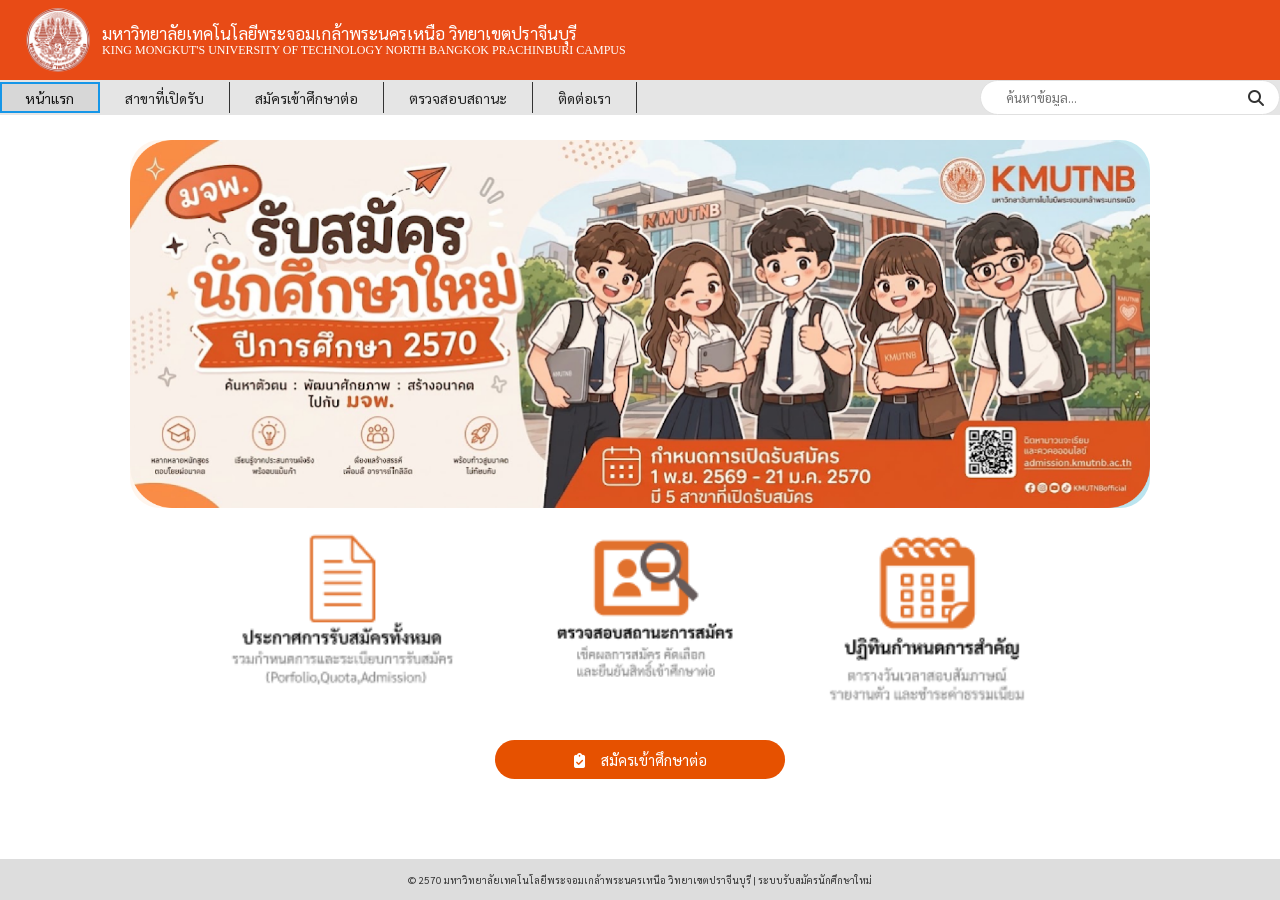
<file: intro/index.html>
<!DOCTYPE html>
<html lang="th">
<head>
	<meta charset="UTF-8">
	<meta name="viewport" content="width=device-width, initial-scale=1.0">
	<title>ระบบรับสมัครนักศึกษาใหม่ | มจพ.</title>
	<link href="https://fonts.googleapis.com/css2?family=Sarabun:wght@400;500;600;700&display=swap" rel="stylesheet">
	<link rel="stylesheet" href="https://cdnjs.cloudflare.com/ajax/libs/font-awesome/6.4.0/css/all.min.css">
	<link rel="stylesheet" href="css/style.css">
</head>
<body class="home-page">
	<!-- University Header -->
    <header class="site-header">
        <div class="logo-area">
            <div class="brand-mark"><img src="img/ตรามอ.png" alt="ตรามหาวิทยาลัย"></div>
            <div>
                <h1>มหาวิทยาลัยเทคโนโลยีพระจอมเกล้าพระนครเหนือ วิทยาเขตปราจีนบุรี</h1>
                <p>KING MONGKUT'S UNIVERSITY OF TECHNOLOGY NORTH BANGKOK PRACHINBURI CAMPUS</p>
            </div>
        </div>
    </header>

	<nav class="navbar">
		<ul class="nav-menu">
			<li class="active"><a href="index.html"><i class="fa-solid fa-house"></i> หน้าแรก</a></li>
			<li><a href="สาขาที่เปิดรับ.html"><i class="fa-solid fa-list"></i> สาขาที่เปิดรับ</a></li>
			<li><a href="register.html"><i class="fa-solid fa-pen-to-square"></i> สมัครเข้าศึกษาต่อ</a></li>
			<li><a href="พิมพ์ใบเสร็จ.html"><i class="fa-solid fa-magnifying-glass"></i> ตรวจสอบสถานะ</a></li>
			<li><a href="ติดต่อ.html"><i class="fa-solid fa-phone"></i> ติดต่อเรา</a></li>
		</ul>
		<div class="search-bar">
			<input type="text" placeholder="ค้นหาข้อมูล..." aria-label="ค้นหาข้อมูล">
			<i class="fa-solid fa-magnifying-glass"></i>
		</div>
	</nav>

	<main class="home-main">
		<section class="admission-hero">
			<img src="img/หน้าอรก.png" alt="ภาพประกอบการรับสมัครนักศึกษาใหม่" width="100%" height="auto">
		</section>

		<section class="quick-actions" id="programs">
			<a class="quick-action" href="#announcements">
				<img src="img/image.png" alt="ประกาศ" width="100%" height="auto">
			</a>
			<a class="quick-action" href="พิมพ์ใบเสร็จ.html">
				<img src="img/ตรวจสอบ.png" alt="ตรวจสอบสถานะ" width="100%" height="auto">
			</a>
			<a class="quick-action" href="#calendar">
				<img src="img/ปฎิทิน.png" alt="ปฏิทินกำหนดการสำคัญ" width="100%" height="auto">
			</a>
		</section>

		<a class="home-apply-button" href="register.html"><i class="fa-solid fa-clipboard-check"></i> สมัครเข้าศึกษาต่อ</a>
	</main>

	<footer class="site-footer" id="contact">© 2570 มหาวิทยาลัยเทคโนโลยีพระจอมเกล้าพระนครเหนือ วิทยาเขตปราจีนบุรี | ระบบรับสมัครนักศึกษาใหม่</footer>
</body>
</html>
</file>
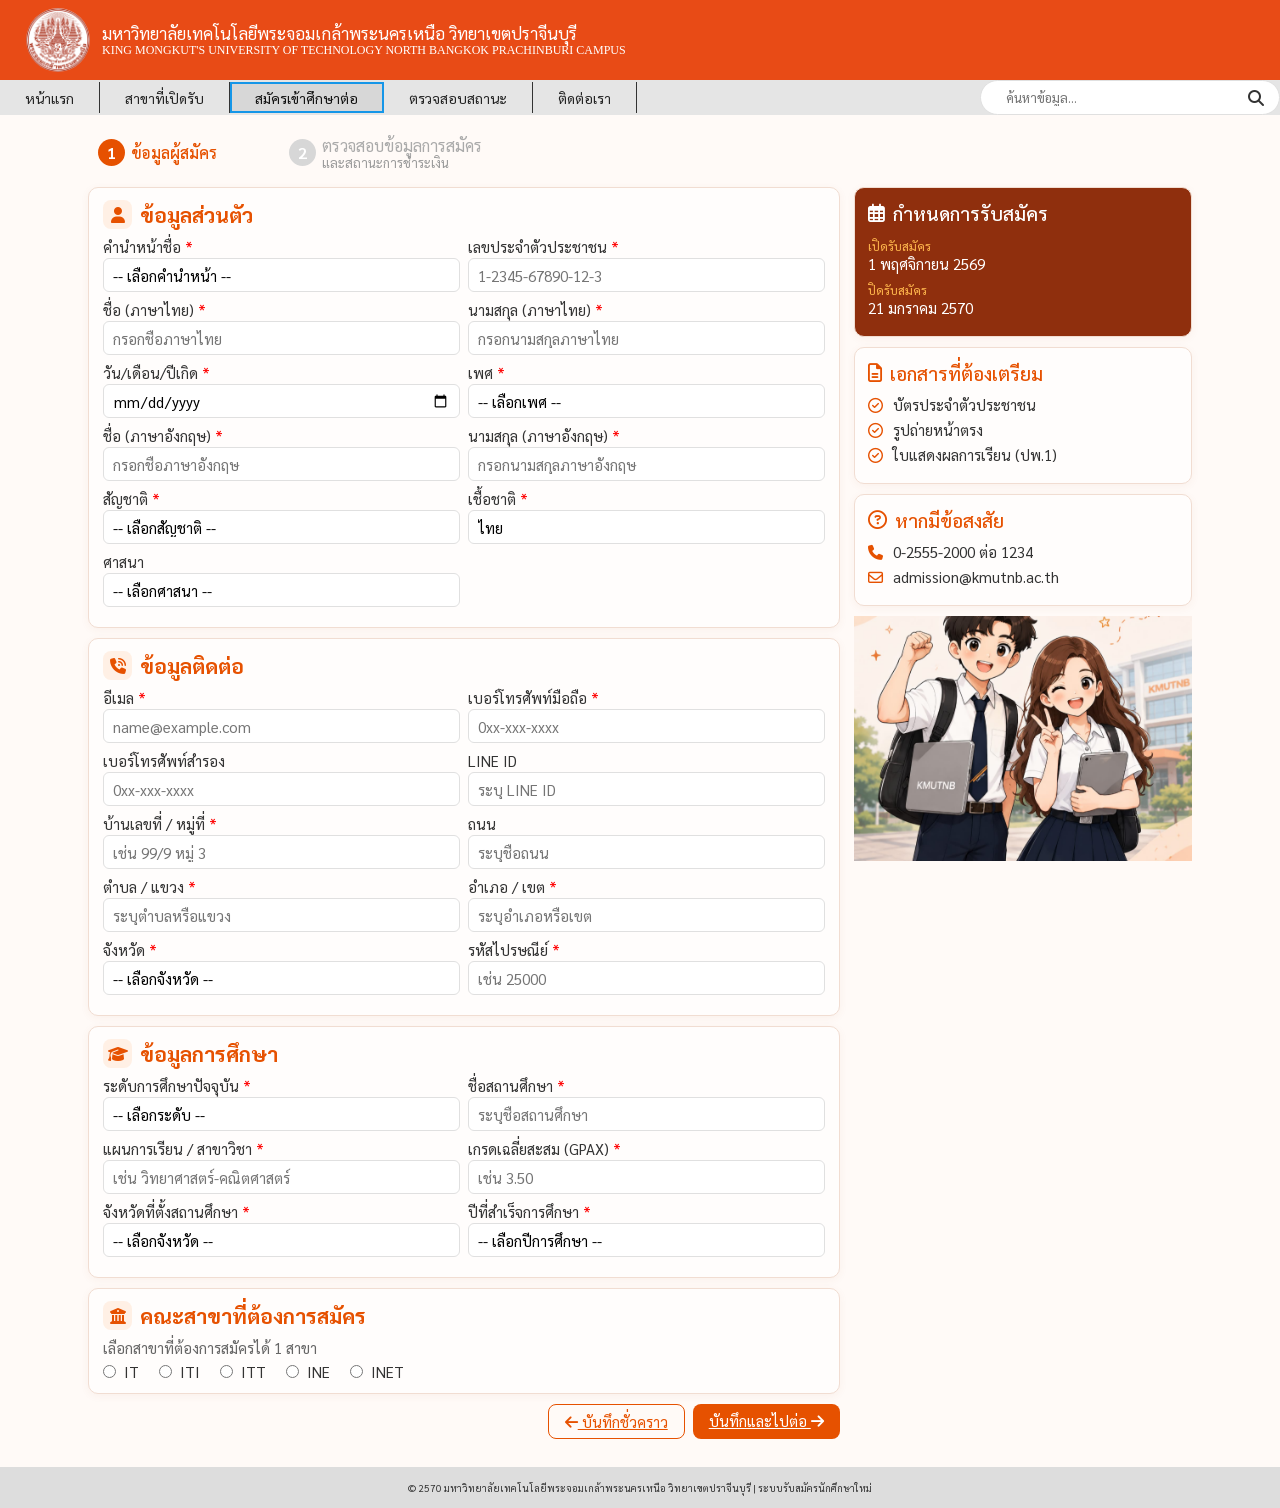
<file: intro/register.html>
<!DOCTYPE html>
<html lang="th">
<head>
    <meta charset="UTF-8">
    <meta name="viewport" content="width=device-width, initial-scale=1.0">
    <title>ระบบรับสมัครนักศึกษาใหม่ มจพ.</title>
    <!-- เรียกใช้ฟอนต์ภาษาไทย Sarabun -->
    <link href="https://fonts.googleapis.com/css2?family=Sarabun:wght@400;500;600;700&display=swap" rel="stylesheet">
    <!-- เรียกใช้ Icon -->
    <link rel="stylesheet" href="https://cdnjs.cloudflare.com/ajax/libs/font-awesome/6.4.0/css/all.min.css">
    <!-- เชื่อมไฟล์ CSS ภายนอก -->
    <link rel="stylesheet" href="css/style.css">
</head>
<body class="register-page">

    <!-- University Header -->
    <header class="site-header">
        <div class="logo-area">
            <div class="brand-mark"><img src="img/ตรามอ.png" alt="ตรามหาวิทยาลัย"></div>
            <div>
                <h1>มหาวิทยาลัยเทคโนโลยีพระจอมเกล้าพระนครเหนือ วิทยาเขตปราจีนบุรี</h1>
                <p>KING MONGKUT'S UNIVERSITY OF TECHNOLOGY NORTH BANGKOK PRACHINBURI CAMPUS</p>
            </div>
        </div>
    </header>

    <!-- Navigation -->
    <nav class="navbar">
        <ul class="nav-menu">
            <li><a href="index.html"><i class="fa-solid fa-house"></i>หน้าแรก</a></li>
			<li><a href="สาขาที่เปิดรับ.html"><i class="fa-solid fa-list"></i> สาขาที่เปิดรับ</a></li>
            <li class="active"><a href="register.html"><i class="fa-solid fa-pen-to-square"></i> สมัครเข้าศึกษาต่อ</a></li>
			<li><a href="พิมพ์ใบเสร็จ.html"><i class="fa-solid fa-magnifying-glass"></i> ตรวจสอบสถานะ</a></li>
			<li><a href="ติดต่อ.html"><i class="fa-solid fa-phone"></i> ติดต่อเรา</a></li>
        </ul>
        <div class="search-bar">
            <input type="text" placeholder="ค้นหาข้อมูล...">
            <i class="fa-solid fa-magnifying-glass"></i>
        </div>
    </nav>

    <!-- Main Content -->
    <main class="main-content">
        <!-- Stepper -->
        <div class="stepper">
            <div class="step active">
                <div class="step-num">1</div>
                <div>
                    <div>ข้อมูลผู้สมัคร</div>
                    
                </div>
            </div>
            <div class="step">
                <div class="step-num">2</div>
                <div>
                    <div>ตรวจสอบข้อมูลการสมัคร</div>
                    <small>และสถานะการชำระเงิน</small>
                </div>
            </div>
        </div>

        <!-- Content Grid -->
        <div class="content-grid">
            <!-- Left: Form -->
            <form>
                <!-- Section 1: ข้อมูลส่วนตัว -->
                <div class="form-section">
                    <div class="section-header">
                        <i class="fa-solid fa-user"></i> <h3>ข้อมูลส่วนตัว</h3>
                    </div>
                    <div class="form-row">
                        <div class="form-group">
                            <label>คำนำหน้าชื่อ <span>*</span></label>
                            <select class="form-control">
                                <option>-- เลือกคำนำหน้า --</option>
                                <option>นาย</option>
                                <option>นางสาว</option>
                            </select>
                        </div>
                        <div class="form-group">
                            <label>เลขประจำตัวประชาชน <span>*</span></label>
                            <input type="text" class="form-control" placeholder="1-2345-67890-12-3">
                        </div>
                    </div>
                    <div class="form-row">
                        <div class="form-group">
                            <label>ชื่อ (ภาษาไทย) <span>*</span></label>
                            <input type="text" class="form-control" placeholder="กรอกชื่อภาษาไทย">
                        </div>
                        <div class="form-group">
                            <label>นามสกุล (ภาษาไทย) <span>*</span></label>
                            <input type="text" class="form-control" placeholder="กรอกนามสกุลภาษาไทย">
                        </div>
                    </div>
                    <div class="form-row">
                        <div class="form-group">
                            <label>วัน/เดือน/ปีเกิด <span>*</span></label>
                            <input type="date" class="form-control">
                        </div>
                        <div class="form-group">
                            <label>เพศ <span>*</span></label>
                            <select class="form-control">
                                <option>-- เลือกเพศ --</option>
                                <option>ชาย</option>
                                <option>หญิง</option>
                            </select>
                        </div>
                    </div>
                    <div class="form-row">
                        <div class="form-group">
                            <label>ชื่อ (ภาษาอังกฤษ) <span>*</span></label>
                            <input type="text" class="form-control" placeholder="กรอกชื่อภาษาอังกฤษ">
                        </div>
                        <div class="form-group">
                            <label>นามสกุล (ภาษาอังกฤษ) <span>*</span></label>
                            <input type="text" class="form-control" placeholder="กรอกนามสกุลภาษาอังกฤษ">
                        </div>
                    </div>
                    <div class="form-row">
                        <div class="form-group">
                            <label>สัญชาติ <span>*</span></label>
                            <select class="form-control">
                                <option>-- เลือกสัญชาติ --</option>
                                <option>ไทย</option>
                                <option>อื่น ๆ</option>
                            </select>
                        </div>
                        <div class="form-group">
                            <label>เชื้อชาติ <span>*</span></label>
                            <input type="text" class="form-control" value="ไทย">
                        </div>
                    </div>
                    <div class="form-row">
                        <div class="form-group">
                            <label>ศาสนา</label>
                            <select class="form-control">
                                <option>-- เลือกศาสนา --</option>
                                <option>พุทธ</option>
                                <option>คริสต์</option>
                                <option>อิสลาม</option>
                                <option>อื่น ๆ</option>
                            </select>
                        </div>
                    </div>
                </div>

                

                <!-- Section 2: ข้อมูลติดต่อ -->
                <div class="form-section">
                    <div class="section-header">
                        <i class="fa-solid fa-phone-volume"></i> <h3>ข้อมูลติดต่อ</h3>
                    </div>
                    <div class="form-row">
                        <div class="form-group">
                            <label>อีเมล <span>*</span></label>
                            <input type="email" class="form-control" placeholder="name@example.com">
                        </div>
                        <div class="form-group">
                            <label>เบอร์โทรศัพท์มือถือ <span>*</span></label>
                            <input type="tel" class="form-control" placeholder="0xx-xxx-xxxx">
                        </div>
                    </div>
                    <div class="form-row">
                        <div class="form-group">
                            <label>เบอร์โทรศัพท์สำรอง</label>
                            <input type="tel" class="form-control" placeholder="0xx-xxx-xxxx">
                        </div>
                        <div class="form-group">
                            <label>LINE ID</label>
                            <input type="text" class="form-control" placeholder="ระบุ LINE ID">
                        </div>
                    </div>
                    <div class="form-row">
                        <div class="form-group">
                            <label>บ้านเลขที่ / หมู่ที่ <span>*</span></label>
                            <input type="text" class="form-control" placeholder="เช่น 99/9 หมู่ 3">
                        </div>
                        <div class="form-group">
                            <label>ถนน</label>
                            <input type="text" class="form-control" placeholder="ระบุชื่อถนน">
                        </div>
                    </div>
                    <div class="form-row">
                        <div class="form-group">
                            <label>ตำบล / แขวง <span>*</span></label>
                            <input type="text" class="form-control" placeholder="ระบุตำบลหรือแขวง">
                        </div>
                        <div class="form-group">
                            <label>อำเภอ / เขต <span>*</span></label>
                            <input type="text" class="form-control" placeholder="ระบุอำเภอหรือเขต">
                        </div>
                    </div>
                    <div class="form-row">
                        <div class="form-group">
                            <label>จังหวัด <span>*</span></label>
                            <select class="form-control">
                                <option>-- เลือกจังหวัด --</option>
                                <option>ปราจีนบุรี</option>
                                <option>กรุงเทพมหานคร</option>
                                <option>นครราชสีมา</option>
                                <option>ชลบุรี</option>
                            </select>
                        </div>
                        <div class="form-group">
                            <label>รหัสไปรษณีย์ <span>*</span></label>
                            <input type="text" class="form-control" inputmode="numeric" maxlength="5" placeholder="เช่น 25000">
                        </div>
                    </div>
                </div>

                <!-- Section 3: ข้อมูลการศึกษา -->
                <div class="form-section">
                    <div class="section-header">
                        <i class="fa-solid fa-graduation-cap"></i> <h3>ข้อมูลการศึกษา</h3>
                    </div>
                    <div class="form-row">
                        <div class="form-group">
                            <label>ระดับการศึกษาปัจจุบัน <span>*</span></label>
                            <select class="form-control">
                                <option>-- เลือกระดับ --</option>
                                <option>มัธยมศึกษาปีที่ 6</option>
                                <option>ปวช.</option>
                            </select>
                        </div>
                        <div class="form-group">
                            <label>ชื่อสถานศึกษา <span>*</span></label>
                            <input type="text" class="form-control" placeholder="ระบุชื่อสถานศึกษา">
                        </div>
                    </div>
                    <div class="form-row">
                        <div class="form-group">
                            <label>แผนการเรียน / สาขาวิชา <span>*</span></label>
                            <input type="text" class="form-control" placeholder="เช่น วิทยาศาสตร์-คณิตศาสตร์">
                        </div>
                        <div class="form-group">
                            <label>เกรดเฉลี่ยสะสม (GPAX) <span>*</span></label>
                            <input type="number" class="form-control" min="0" max="4" step="0.01" placeholder="เช่น 3.50">
                        </div>
                    </div>
                    <div class="form-row">
                        <div class="form-group">
                            <label>จังหวัดที่ตั้งสถานศึกษา <span>*</span></label>
                            <select class="form-control">
                                <option>-- เลือกจังหวัด --</option>
                                <option>ปราจีนบุรี</option>
                                <option>กรุงเทพมหานคร</option>
                                <option>นครราชสีมา</option>
                                <option>ชลบุรี</option>
                            </select>
                        </div>
                        <div class="form-group">
                            <label>ปีที่สำเร็จการศึกษา <span>*</span></label>
                            <select class="form-control">
                                <option>-- เลือกปีการศึกษา --</option>
                                <option>2569</option>
                                <option>2570</option>
                            </select>
                        </div>
                    </div>
                </div>
                <!-- Section 4: คณะและสาขาที่ต้องการสมัคร -->
                <div class="form-section">
                    <div class="section-header">
                        <i class="fa-solid fa-building-columns"></i> <h3>คณะสาขาที่ต้องการสมัคร</h3>
                    </div>
                    <p class="section-hint">เลือกสาขาที่ต้องการสมัครได้ 1 สาขา</p>
                    <div class="program-options">
                        <label><input type="radio" name="program" value="it"> IT</label>
                        <label><input type="radio" name="program" value="iti"> ITI</label>
                        <label><input type="radio" name="program" value="itt"> ITT</label>
                        <label><input type="radio" name="program" value="ine"> INE</label>
                        <label><input type="radio" name="program" value="inet"> INET</label>
                    </div>
                </div>

                <div class="form-actions">
                    <a href="index.html" class="btn btn-outline"><i class="fa-solid fa-arrow-left"></i> บันทึกชั่วคราว</a>
                    <a href="พิมพ์ใบเสร็จ.html" class="btn btn-primary">บันทึกและไปต่อ <i class="fa-solid fa-arrow-right"></i></a>
                </div>
            </form>

            <!-- Right: Widgets -->
            <aside>
                <!-- กำหนดการ -->
                <div class="widget schedule">
                    <div class="widget-title"><i class="fa-regular fa-calendar-days"></i> กำหนดการรับสมัคร</div>
                    <ul>
                        <li>
                            <div>
                                <small style="color: #ffb74d;">เปิดรับสมัคร</small><br>
                                1 พฤศจิกายน 2569
                            </div>
                        </li>
                        <li>
                            <div>
                                <small style="color: #ffb74d;">ปิดรับสมัคร</small><br>
                                21 มกราคม 2570
                            </div>
                        </li>
                    </ul>
                </div>

                <!-- เอกสาร -->
                <div class="widget">
                    <div class="widget-title" style="color: var(--primary-color)"><i class="fa-regular fa-file-lines"></i> เอกสารที่ต้องเตรียม</div>
                    <ul>
                        <li><i class="fa-regular fa-circle-check"></i> บัตรประจำตัวประชาชน</li>
                        <li><i class="fa-regular fa-circle-check"></i> รูปถ่ายหน้าตรง</li>
                        <li><i class="fa-regular fa-circle-check"></i> ใบแสดงผลการเรียน (ปพ.1)</li>
                    </ul>
                </div>

                <!-- ติดต่อ -->
                <div class="widget">
                    <div class="widget-title" style="color: var(--primary-color)"><i class="fa-regular fa-circle-question"></i> หากมีข้อสงสัย</div>
                    <ul>
                        <li><i class="fa-solid fa-phone"></i> 0-2555-2000 ต่อ 1234</li>
                        <li><i class="fa-regular fa-envelope"></i> admission@kmutnb.ac.th</li>
                    </ul>
                </div>

                <div class="register-illustration" aria-hidden="true"></div>
            </aside>
        </div>
        
    </main>

    <footer class="site-footer">
        © 2570 มหาวิทยาลัยเทคโนโลยีพระจอมเกล้าพระนครเหนือ วิทยาเขตปราจีนบุรี | ระบบรับสมัครนักศึกษาใหม่
    </footer>

</body>
</html>
</file>
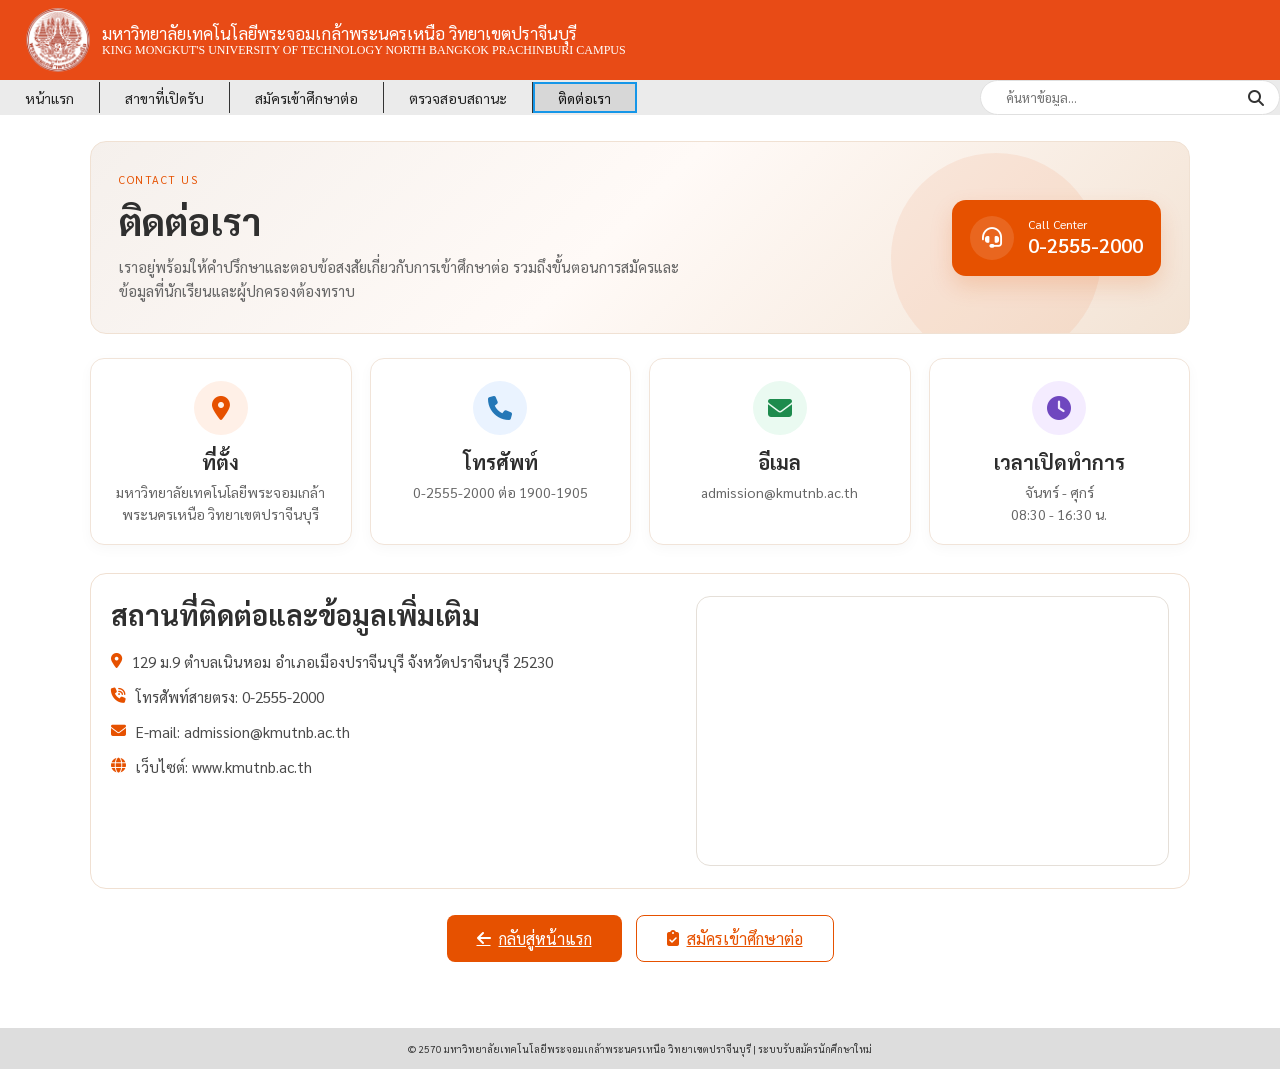
<file: intro/ติดต่อ.html>
<!DOCTYPE html>
<html lang="th">
<head>
    <meta charset="UTF-8">
    <meta name="viewport" content="width=device-width, initial-scale=1.0">
    <title>ติดต่อเรา | มจพ.</title>
    <link href="https://fonts.googleapis.com/css2?family=Sarabun:wght@400;500;600;700&display=swap" rel="stylesheet">
    <link rel="stylesheet" href="https://cdnjs.cloudflare.com/ajax/libs/font-awesome/6.4.0/css/all.min.css">
    <link rel="stylesheet" href="css/style.css">
</head>
<body class="contact-page">
    <header class="site-header">
        <div class="logo-area">
            <div class="brand-mark"><img src="img/ตรามอ.png" alt="ตรามหาวิทยาลัย"></div>
            <div>
                <h1>มหาวิทยาลัยเทคโนโลยีพระจอมเกล้าพระนครเหนือ วิทยาเขตปราจีนบุรี</h1>
                <p>KING MONGKUT'S UNIVERSITY OF TECHNOLOGY NORTH BANGKOK PRACHINBURI CAMPUS</p>
            </div>
        </div>
    </header>

    <nav class="navbar">
        <ul class="nav-menu">
            <li><a href="index.html"><i class="fa-solid fa-house"></i> หน้าแรก</a></li>
            <li><a href="สาขาที่เปิดรับ.html"><i class="fa-solid fa-list"></i> สาขาที่เปิดรับ</a></li>
            <li><a href="register.html"><i class="fa-solid fa-pen-to-square"></i> สมัครเข้าศึกษาต่อ</a></li>
            <li><a href="พิมพ์ใบเสร็จ.html"><i class="fa-solid fa-magnifying-glass"></i> ตรวจสอบสถานะ</a></li>
            <li class="active"><a href="ติดต่อ.html"><i class="fa-solid fa-phone"></i> ติดต่อเรา</a></li>
        </ul>
        <div class="search-bar">
            <input type="text" placeholder="ค้นหาข้อมูล..." aria-label="ค้นหาข้อมูล">
            <i class="fa-solid fa-magnifying-glass"></i>
        </div>
    </nav>

    <main class="contact-main">
        <section class="contact-hero">
            <div class="contact-hero-copy">
                <p class="eyebrow">CONTACT US</p>
                <h1>ติดต่อเรา</h1>
                <p>เราอยู่พร้อมให้คำปรึกษาและตอบข้อสงสัยเกี่ยวกับการเข้าศึกษาต่อ รวมถึงขั้นตอนการสมัครและข้อมูลที่นักเรียนและผู้ปกครองต้องทราบ</p>
            </div>
            <div class="contact-hero-badge">
                <i class="fa-solid fa-headset"></i>
                <span>Call Center<br><strong>0-2555-2000</strong></span>
            </div>
        </section>

        <section class="contact-grid" aria-label="ช่องทางการติดต่อ">
            <article class="info-card">
                <span class="info-icon orange"><i class="fa-solid fa-location-dot"></i></span>
                <h3>ที่ตั้ง</h3>
                <p>มหาวิทยาลัยเทคโนโลยีพระจอมเกล้าพระนครเหนือ วิทยาเขตปราจีนบุรี</p>
            </article>
            <article class="info-card">
                <span class="info-icon blue"><i class="fa-solid fa-phone"></i></span>
                <h3>โทรศัพท์</h3>
                <p>0-2555-2000 ต่อ 1900-1905</p>
            </article>
            <article class="info-card">
                <span class="info-icon green"><i class="fa-solid fa-envelope"></i></span>
                <h3>อีเมล</h3>
                <p>admission@kmutnb.ac.th</p>
            </article>
            <article class="info-card">
                <span class="info-icon purple"><i class="fa-solid fa-clock"></i></span>
                <h3>เวลาเปิดทำการ</h3>
                <p>จันทร์ - ศุกร์<br>08:30 - 16:30 น.</p>
            </article>
        </section>

        <section class="contact-panel" aria-label="ข้อมูลติดต่อเพิ่มเติม">
            <div class="contact-copy">
                <h2>สถานที่ติดต่อและข้อมูลเพิ่มเติม</h2>
                <ul>
                    <li><i class="fa-solid fa-map-marker-alt"></i> 129 ม.9 ตำบลเนินหอม อำเภอเมืองปราจีนบุรี จังหวัดปราจีนบุรี 25230</li>
                    <li><i class="fa-solid fa-phone-volume"></i> โทรศัพท์สายตรง: 0-2555-2000</li>
                    <li><i class="fa-solid fa-envelope"></i> E-mail: admission@kmutnb.ac.th</li>
                    <li><i class="fa-solid fa-globe"></i> เว็บไซต์: www.kmutnb.ac.th</li>
                </ul>
            </div>

            <div class="map-box" aria-label="แผนที่สาขา">
                <iframe
                    src="https://www.google.com/maps?q=มหาวิทยาลัยเทคโนโลยีพระจอมเกล้าพระนครเหนือ+วิทยาเขตปราจีนบุรี&output=embed"
                    title="แผนที่มหาวิทยาลัยเทคโนโลยีพระจอมเกล้าพระนครเหนือ วิทยาเขตปราจีนบุรี"
                    loading="lazy"
                    referrerpolicy="no-referrer-when-downgrade"
                    allowfullscreen></iframe>
            </div>
        </section>

        <div class="contact-actions">
            <a href="index.html" class="btn btn-primary"><i class="fa-solid fa-arrow-left"></i> กลับสู่หน้าแรก</a>
            <a href="register.html" class="btn btn-outline"><i class="fa-solid fa-clipboard-check"></i> สมัครเข้าศึกษาต่อ</a>
        </div>
    </main>

    <footer class="site-footer" id="contact">© 2570 มหาวิทยาลัยเทคโนโลยีพระจอมเกล้าพระนครเหนือ วิทยาเขตปราจีนบุรี | ระบบรับสมัครนักศึกษาใหม่</footer>
</body>
</html>
</file>
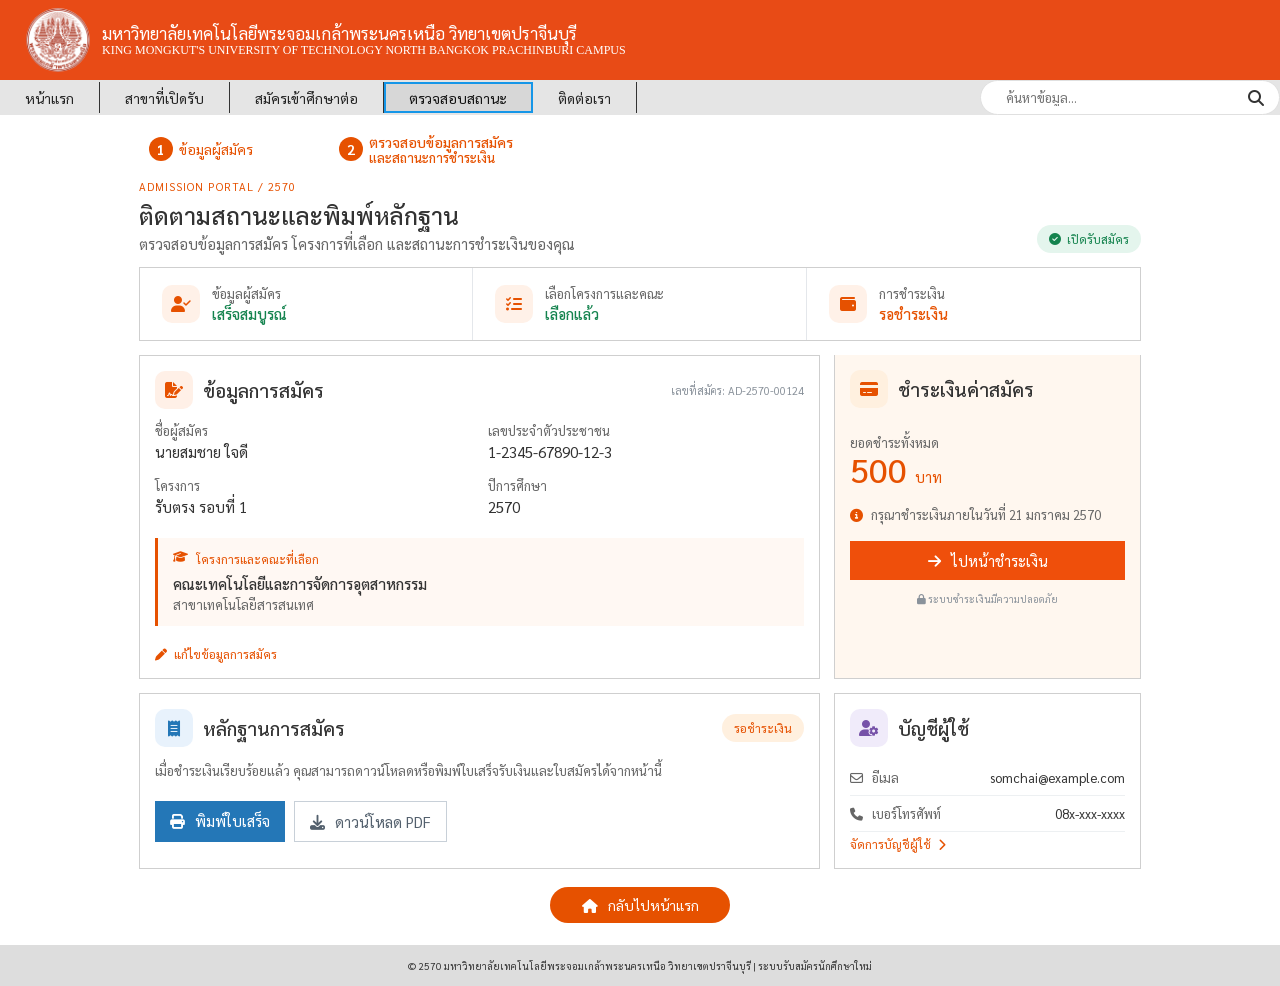
<file: intro/พิมพ์ใบเสร็จ.html>
<!DOCTYPE html>
<html lang="th">
<head>
    <meta charset="UTF-8">
    <meta name="viewport" content="width=device-width, initial-scale=1.0">
    <title>ระบบติดตามสถานะและพิมพ์หลักฐาน | มจพ.</title>
    <link href="https://fonts.googleapis.com/css2?family=Sarabun:wght@400;500;600;700&display=swap" rel="stylesheet">
    <link rel="stylesheet" href="https://cdnjs.cloudflare.com/ajax/libs/font-awesome/6.4.0/css/all.min.css">
    <link rel="stylesheet" href="css/style.css">
</head>
<body class="status-page">
    <!-- University Header -->
    <header class="site-header">
        <div class="logo-area">
            <div class="brand-mark"><img src="img/ตรามอ.png" alt="ตรามหาวิทยาลัย"></div>
            <div>
                <h1>มหาวิทยาลัยเทคโนโลยีพระจอมเกล้าพระนครเหนือ วิทยาเขตปราจีนบุรี</h1>
                <p>KING MONGKUT'S UNIVERSITY OF TECHNOLOGY NORTH BANGKOK PRACHINBURI CAMPUS</p>
            </div>
        </div>
    </header>

    <nav class="navbar">
        <ul class="nav-menu">
            <li><a href="index.html"><i class="fa-solid fa-house"></i> หน้าแรก</a></li>
			<li><a href="สาขาที่เปิดรับ.html"><i class="fa-solid fa-list"></i> สาขาที่เปิดรับ</a></li>
			<li><a href="register.html"><i class="fa-solid fa-pen-to-square"></i> สมัครเข้าศึกษาต่อ</a></li>
            <li class="active"><a href="พิมพ์ใบเสร็จ.html"><i class="fa-solid fa-magnifying-glass"></i> ตรวจสอบสถานะ</a></li>
			<li><a href="ติดต่อ.html"><i class="fa-solid fa-phone"></i> ติดต่อเรา</a></li>
        </ul>
        <div class="search-bar">
            <input type="text" placeholder="ค้นหาข้อมูล...">
            <i class="fa-solid fa-magnifying-glass"></i>
        </div>
    </nav>

    <main class="main-content status-content">
        <!-- Stepper -->
        <div class="stepper">
            <div class="step">
                <div class="step-num">1</div>
                <div>
                    <div>ข้อมูลผู้สมัคร</div>
                </div>
            </div>
            <div class="step active">
                <div class="step-num">2</div>
                <div>
                    <div>ตรวจสอบข้อมูลการสมัคร</div>
                    <small>และสถานะการชำระเงิน</small>
                </div>
            </div>
        </div>
        <div class="page-heading">
            <div>
                <p class="eyebrow">ADMISSION PORTAL / 2570</p>
                <h2>ติดตามสถานะและพิมพ์หลักฐาน</h2>
                <p class="heading-description">ตรวจสอบข้อมูลการสมัคร โครงการที่เลือก และสถานะการชำระเงินของคุณ</p>
            </div>
            <span class="status-pill success"><i class="fa-solid fa-circle-check"></i> เปิดรับสมัคร</span>
        </div>

        <section class="status-overview" aria-label="สรุปสถานะการสมัคร">
            <div class="overview-item complete">
                <span class="overview-icon"><i class="fa-solid fa-user-check"></i></span>
                <div><small>ข้อมูลผู้สมัคร</small><strong>เสร็จสมบูรณ์</strong></div>
            </div>
            <div class="overview-item complete">
                <span class="overview-icon"><i class="fa-solid fa-list-check"></i></span>
                <div><small>เลือกโครงการและคณะ</small><strong>เลือกแล้ว</strong></div>
            </div>
            <div class="overview-item pending">
                <span class="overview-icon"><i class="fa-solid fa-wallet"></i></span>
                <div><small>การชำระเงิน</small><strong>รอชำระเงิน</strong></div>
            </div>
        </section>

        <div class="portal-grid">
            <section class="portal-card application-card">
                <div class="card-heading">
                    <div><span class="card-icon orange"><i class="fa-solid fa-file-signature"></i></span><h3>ข้อมูลการสมัคร</h3></div>
                    <span class="reference-code">เลขที่สมัคร: AD-2570-00124</span>
                </div>
                <div class="application-details">
                    <div><small>ชื่อผู้สมัคร</small><strong>นายสมชาย ใจดี</strong></div>
                    <div><small>เลขประจำตัวประชาชน</small><strong>1-2345-67890-12-3</strong></div>
                    <div><small>โครงการ</small><strong>รับตรง รอบที่ 1</strong></div>
                    <div><small>ปีการศึกษา</small><strong>2570</strong></div>
                </div>
                <div class="selected-program">
                    <div class="program-title"><i class="fa-solid fa-graduation-cap"></i><span>โครงการและคณะที่เลือก</span></div>
                    <strong>คณะเทคโนโลยีและการจัดการอุตสาหกรรม</strong>
                    <span>สาขาเทคโนโลยีสารสนเทศ</span>
                </div>
                <a class="text-link" href="register.html"><i class="fa-solid fa-pen"></i> แก้ไขข้อมูลการสมัคร</a>
            </section>

            <section class="portal-card payment-card" id="payment">
                <div class="card-heading">
                    <div><span class="card-icon green"><i class="fa-solid fa-credit-card"></i></span><h3>ชำระเงินค่าสมัคร</h3></div>
                </div>
                <div class="payment-amount"><small>ยอดชำระทั้งหมด</small><strong>500 <span>บาท</span></strong></div>
                <div class="payment-note"><i class="fa-solid fa-circle-info"></i> กรุณาชำระเงินภายในวันที่ 21 มกราคม 2570</div>
                <a class="action-button primary" href="#payment"><i class="fa-solid fa-arrow-right"></i> ไปหน้าชำระเงิน</a>
                <p class="secure-note"><i class="fa-solid fa-lock"></i> ระบบชำระเงินมีความปลอดภัย</p>
            </section>

            <section class="portal-card receipt-card">
                <div class="card-heading">
                    <div><span class="card-icon blue"><i class="fa-solid fa-receipt"></i></span><h3>หลักฐานการสมัคร</h3></div>
                    <span class="status-pill pending">รอชำระเงิน</span>
                </div>
                <p>เมื่อชำระเงินเรียบร้อยแล้ว คุณสามารถดาวน์โหลดหรือพิมพ์ใบเสร็จรับเงินและใบสมัครได้จากหน้านี้</p>
                <div class="receipt-actions">
                    <a class="action-button secondary" href="#receipt"><i class="fa-solid fa-print"></i> พิมพ์ใบเสร็จ</a>
                    <a class="action-button outline" href="#receipt"><i class="fa-solid fa-download"></i> ดาวน์โหลด PDF</a>
                </div>
            </section>

            <section class="portal-card account-card" id="account">
                <div class="card-heading">
                    <div><span class="card-icon purple"><i class="fa-solid fa-user-gear"></i></span><h3>บัญชีผู้ใช้</h3></div>
                </div>
                <div class="account-row"><span><i class="fa-regular fa-envelope"></i> อีเมล</span><strong>somchai@example.com</strong></div>
                <div class="account-row"><span><i class="fa-solid fa-phone"></i> เบอร์โทรศัพท์</span><strong>08x-xxx-xxxx</strong></div>
                <a class="text-link button-link" href="#account">จัดการบัญชีผู้ใช้ <i class="fa-solid fa-chevron-right"></i></a>
            </section>
        </div>

        <a class="status-home-button" href="index.html">
            <i class="fa-solid fa-house"></i> กลับไปหน้าแรก
        </a>
    </main>

    <footer class="site-footer">© 2570 มหาวิทยาลัยเทคโนโลยีพระจอมเกล้าพระนครเหนือ วิทยาเขตปราจีนบุรี | ระบบรับสมัครนักศึกษาใหม่</footer>
</body>
</html>
</file>
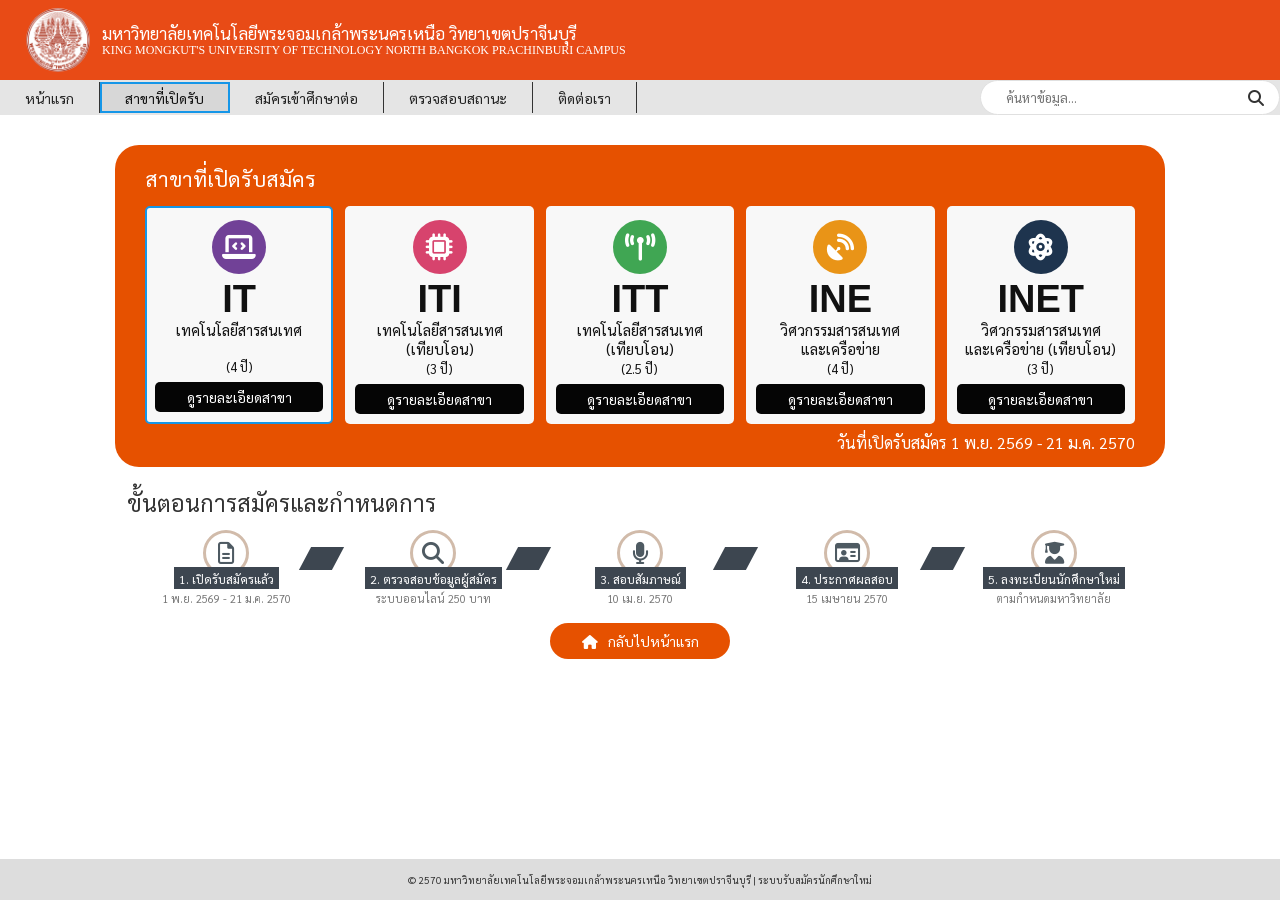
<file: intro/สาขาที่เปิดรับ.html>
<!DOCTYPE html>
<html lang="th">
<head>
	<meta charset="UTF-8">
	<meta name="viewport" content="width=device-width, initial-scale=1.0">
	<title>สาขาที่เปิดรับสมัคร | มจพ.</title>
	<link href="https://fonts.googleapis.com/css2?family=Sarabun:wght@400;500;600;700&display=swap" rel="stylesheet">
	<link rel="stylesheet" href="https://cdnjs.cloudflare.com/ajax/libs/font-awesome/6.4.0/css/all.min.css">
	<link rel="stylesheet" href="css/style.css">
</head>
<body class="program-page">
	<!-- University Header -->
    <header class="site-header">
        <div class="logo-area">
            <div class="brand-mark"><img src="img/ตรามอ.png" alt="ตรามหาวิทยาลัย"></div>
            <div>
                <h1>มหาวิทยาลัยเทคโนโลยีพระจอมเกล้าพระนครเหนือ วิทยาเขตปราจีนบุรี</h1>
                <p>KING MONGKUT'S UNIVERSITY OF TECHNOLOGY NORTH BANGKOK PRACHINBURI CAMPUS</p>
            </div>
        </div>
    </header>

	<nav class="navbar">
		<ul class="nav-menu">
			<li><a href="index.html"><i class="fa-solid fa-house"></i> หน้าแรก</a></li>
			<li class="active"><a href="สาขาที่เปิดรับ.html"><i class="fa-solid fa-list"></i> สาขาที่เปิดรับ</a></li>
			<li><a href="register.html"><i class="fa-solid fa-pen-to-square"></i> สมัครเข้าศึกษาต่อ</a></li>
			<li><a href="พิมพ์ใบเสร็จ.html"><i class="fa-solid fa-magnifying-glass"></i> ตรวจสอบสถานะ</a></li>
			<li><a href="ติดต่อ.html"><i class="fa-solid fa-phone"></i> ติดต่อเรา</a></li>
		</ul>
		<div class="search-bar">
			<input type="text" placeholder="ค้นหาข้อมูล..." aria-label="ค้นหาข้อมูล">
			<i class="fa-solid fa-magnifying-glass"></i>
		</div>
	</nav>

	<main class="program-main">
		<section class="program-panel">
			<h2>สาขาที่เปิดรับสมัคร</h2>
			<div class="program-list">
				<article class="program-card selected">
					<div class="program-emblem purple"><i class="fa-solid fa-laptop-code"></i></div>
					<h3>IT</h3>
					<p>เทคโนโลยีสารสนเทศ</p>
					<small>(4 ปี)</small>
					<a href="#">ดูรายละเอียดสาขา</a>
				</article>
				<article class="program-card">
					<div class="program-emblem pink"><i class="fa-solid fa-microchip"></i></div>
					<h3>ITI</h3>
					<p>เทคโนโลยีสารสนเทศ<br>(เทียบโอน)</p>
					<small>(3 ปี)</small>
					<a href="#">ดูรายละเอียดสาขา</a>
				</article>
				<article class="program-card">
					<div class="program-emblem green"><i class="fa-solid fa-tower-broadcast"></i></div>
					<h3>ITT</h3>
					<p>เทคโนโลยีสารสนเทศ<br>(เทียบโอน)</p>
					<small>(2.5 ปี)</small>
					<a href="#">ดูรายละเอียดสาขา</a>
				</article>
				<article class="program-card">
					<div class="program-emblem yellow"><i class="fa-solid fa-satellite-dish"></i></div>
					<h3>INE</h3>
					<p>วิศวกรรมสารสนเทศ<br>และเครือข่าย</p>
					<small>(4 ปี)</small>
					<a href="#">ดูรายละเอียดสาขา</a>
				</article>
				<article class="program-card">
					<div class="program-emblem navy"><i class="fa-solid fa-atom"></i></div>
					<h3>INET</h3>
					<p>วิศวกรรมสารสนเทศ<br>และเครือข่าย (เทียบโอน)</p>
					<small>(3 ปี)</small>
					<a href="#">ดูรายละเอียดสาขา</a>
				</article>
			</div>
			<p class="program-deadline">วันที่เปิดรับสมัคร 1 พ.ย. 2569 - 21 ม.ค. 2570</p>
		</section>

		<section class="application-timeline" aria-label="ขั้นตอนการสมัครและกำหนดการ">
			<h2>ขั้นตอนการสมัครและกำหนดการ</h2>
			<div class="timeline-list">
				<div class="timeline-step"><span><i class="fa-regular fa-file-lines"></i></span><strong>1. เปิดรับสมัครแล้ว</strong><small>1 พ.ย. 2569 - 21 ม.ค. 2570</small></div>
				<div class="timeline-step"><span><i class="fa-solid fa-magnifying-glass"></i></span><strong>2. ตรวจสอบข้อมูลผู้สมัคร</strong><small>ระบบออนไลน์ 250 บาท</small></div>
				<div class="timeline-step"><span><i class="fa-solid fa-microphone"></i></span><strong>3. สอบสัมภาษณ์</strong><small>10 เม.ย. 2570</small></div>
				<div class="timeline-step"><span><i class="fa-regular fa-id-card"></i></span><strong>4. ประกาศผลสอบ</strong><small>15 เมษายน 2570</small></div>
				<div class="timeline-step"><span><i class="fa-solid fa-user-graduate"></i></span><strong>5. ลงทะเบียนนักศึกษาใหม่</strong><small>ตามกำหนดมหาวิทยาลัย</small></div>
			</div>
		</section>
		<a class="status-home-button" href="index.html">
            <i class="fa-solid fa-house"></i> กลับไปหน้าแรก
        </a>
	</main>

	<footer class="site-footer" id="contact">© 2570 มหาวิทยาลัยเทคโนโลยีพระจอมเกล้าพระนครเหนือ วิทยาเขตปราจีนบุรี | ระบบรับสมัครนักศึกษาใหม่</footer>
</body>
</html>
</file>
<file: intro/css/style.css>
:root {
    --primary-color: #e65100;
    --primary-light: #ff7043;
    --bg-color: #fff9f5;
    --text-dark: #333;
    --text-gray: #666;
    --border-color: #e0e0e0;
    --white: #ffffff;
}

* {
    margin: 0;
    padding: 0;
    box-sizing: border-box;
    font-family: 'Sarabun', sans-serif;
}

body {
    background-color: var(--white);
    color: var(--text-dark);
    display: flex;
    flex-direction: column;
    min-height: 100vh;
}

/* --- University Header --- */
.site-header {
    width: 100%;
    background: #e84b16;
    color: var(--white);
    display: flex;
    align-items: center;
    padding: 8px 26px;
}

.logo-area {
    display: flex;
    align-items: center;
    gap: 12px;
}

.brand-mark {
    width: 64px;
    height: 64px;
    border-radius: 50%;
    display: grid;
    place-items: center;
    font-size: 34px;
    overflow: hidden;
}

.brand-mark img {
    height: 100%;
    object-fit: contain;
    width: 100%;
}

.logo-area h1 {
    font-size: 17px;
    font-weight: 400;
    line-height: 1.2;
}

.logo-area p {
    font-family: Georgia, serif;
    font-size: 12px;
    line-height: 1.2;
}

/* --- Navbar --- */
.navbar {
    width: 100%;
    background: #e5e5e5;
    display: flex;
    align-items: stretch;
    justify-content: space-between;
    min-height: 31px;
    padding-left: 0;
}

.logo-area h2 {
    font-size: 14px;
    line-height: 1.2;
}

.nav-menu {
    list-style: none;
    display: flex;
    align-items: center;
}

.nav-menu li a {
    display: flex;
    align-items: center;
    height: 31px;
    padding: 0 25px;
    color: #222;
    text-decoration: none;
    transition: 0.3s;
    border-right: 1px solid #333;
    white-space: nowrap;
    font-size: 14px;
}

.nav-menu li a:hover, .nav-menu li.active a {
    background-color: #d7d7d7;
    color: #111;
    outline: 2px solid #1596e8;
    outline-offset: -2px;
}

.nav-menu li a i {
    display: none;
}

/* --- Main Content --- */
.main-content {
    width: 100%;
    flex: 1;
    padding: 20px 40px 40px;
    max-width: 1100px;
    margin: 0 auto;
}

/* Header / Search */
.top-header {
    display: flex;
    justify-content: space-between;
    align-items: center;
    margin-bottom: 20px;
}

.search-bar {
    background: var(--white);
    padding: 8px 15px;
    border-radius: 20px;
    border: 1px solid var(--border-color);
    display: flex;
    align-items: center;
    width: 300px;
}

.search-bar input {
    border: none;
    outline: none;
    width: 100%;
    margin-left: 10px;
    font-family: inherit;
}

.breadcrumb {
    font-size: 14px;
    color: var(--text-gray);
}

/* Hero Banner */
.hero-banner {
    background-color: #ffe0b2;
    border-radius: 15px;
    padding: 30px;
    display: flex;
    justify-content: space-between;
    align-items: center;
    margin-bottom: 30px;
    position: relative;
    overflow: hidden;
}

.hero-banner h1 {
    color: var(--primary-color);
    font-size: 36px;
    margin-bottom: 10px;
}

/* Stepper */
.stepper {
    display: flex;
    justify-content: center;
    gap: 48px;
    margin: 0 auto 30px;
    padding: 0;
    max-width: 700px;
}

.step {
    display: flex;
    align-items: center;
    color: var(--text-gray);
    position: relative;
}

.step.active {
    color: var(--primary-color);
    font-weight: 500;
}

.step-num {
    width: 24px;
    height: 24px;
    border-radius: 50%;
    background: var(--border-color);
    color: var(--white);
    display: flex;
    justify-content: center;
    align-items: center;
    margin-right: 6px;
    font-weight: bold;
}

.step.active .step-num {
    background: var(--primary-color);
}

/* Content Grid (Form Left, Widget Right) */
.content-grid {
    display: grid;
    grid-template-columns: 2fr 1fr;
    gap: 30px;
}

/* Form Sections */
.form-section {
    background: var(--white);
    border-radius: 12px;
    padding: 25px;
    margin-bottom: 20px;
    box-shadow: 0 2px 10px rgba(0,0,0,0.02);
    border: 1px solid var(--border-color);
}

.section-header {
    display: flex;
    align-items: center;
    margin-bottom: 20px;
    color: var(--primary-color);
    border-bottom: 1px solid var(--border-color);
    padding-bottom: 10px;
}

.section-header i {
    margin-right: 10px;
    font-size: 20px;
}

.form-row {
    display: grid;
    grid-template-columns: 1fr 1fr;
    gap: 15px;
    margin-bottom: 15px;
}

.form-group {
    display: flex;
    flex-direction: column;
}

.form-group label {
    font-size: 14px;
    margin-bottom: 5px;
    color: var(--text-dark);
}

.form-group label span {
    color: red;
}

.form-control {
    padding: 10px 15px;
    border: 1px solid var(--border-color);
    border-radius: 6px;
    font-family: inherit;
    outline: none;
    transition: 0.3s;
}

.form-control:focus {
    border-color: var(--primary-color);
}

select.form-control {
    appearance: none;
    background: url("data:image/svg+xml;charset=utf8,%3Csvg xmlns='http://www.w3.org/2000/svg' viewBox='0 0 4 5'%3E%3Cpath fill='%23666' d='M2 0L0 2h4zm0 5L0 3h4z'/%3E%3C/svg%3E") no-repeat right .75rem center;
    background-size: 8px 10px;
}

/* Buttons */
.form-actions {
    display: flex;
    justify-content: center;
    gap: 15px;
    margin-top: 30px;
    margin-bottom: 50px;
}

.btn {
    padding: 12px 30px;
    border-radius: 8px;
    border: none;
    font-family: inherit;
    font-size: 16px;
    cursor: pointer;
    transition: 0.3s;
}

.btn-outline {
    background: transparent;
    border: 1px solid var(--primary-color);
    color: var(--primary-color);
}

.btn-outline:hover {
    background: #fff3e0;
}

.btn-primary {
    background: var(--primary-color);
    color: var(--white);
}

.btn-primary:hover {
    background: #d84315;
}

/* --- Right Widgets --- */
.widget {
    background: var(--white);
    border-radius: 12px;
    padding: 20px;
    margin-bottom: 20px;
    box-shadow: 0 2px 10px rgba(0,0,0,0.02);
    border: 1px solid var(--border-color);
}

.widget.schedule {
    background-color: #6d4c41;
    color: var(--white);
    border: none;
}

.widget-title {
    font-size: 16px;
    font-weight: 500;
    margin-bottom: 15px;
    display: flex;
    align-items: center;
}

.widget-title i {
    margin-right: 8px;
}

.widget ul {
    list-style: none;
}

.widget ul li {
    margin-bottom: 10px;
    font-size: 14px;
    display: flex;
    align-items: flex-start;
}

.widget ul li i {
    color: var(--primary-color);
    margin-right: 10px;
    margin-top: 3px;
}

.widget.schedule ul li i {
    color: #ffb74d;
}

@media (max-width: 900px) {
    .navbar {
        align-items: flex-start;
        flex-direction: column;
        gap: 12px;
        padding: 15px 20px;
    }

    .nav-menu {
        flex-wrap: wrap;
    }

    .main-content {
        padding: 20px;
    }

    .content-grid {
        grid-template-columns: 1fr;
    }
}

@media (max-width: 600px) {
    .top-header,
    .stepper {
        align-items: flex-start;
        flex-direction: column;
        gap: 15px;
    }

    .search-bar {
        width: 100%;
    }

    .form-row {
        grid-template-columns: 1fr;
    }
}

.contact-page .site-header {
    justify-content: flex-start;
}

.contact-page .navbar {
    background: #ebebeb;
}

.contact-page .main-content,
.contact-page .contact-main {
    max-width: 1160px;
    padding: 26px 30px 40px;
    width: 100%;
    margin: 0 auto;
}

.contact-main {
    flex: 1;
}

.contact-hero {
    background: linear-gradient(135deg, #f5f0ec 0%, #fffaf7 48%, #f3e3d4 100%);
    border: 1px solid #f0e1d3;
    border-radius: 16px;
    display: flex;
    justify-content: space-between;
    align-items: center;
    gap: 20px;
    margin-bottom: 24px;
    padding: 30px 28px;
    position: relative;
    overflow: hidden;
}

.contact-hero::after {
    content: "";
    position: absolute;
    right: 8%;
    bottom: -30px;
    width: 210px;
    height: 210px;
    border-radius: 50%;
    background: rgba(230, 81, 0, 0.08);
}

.contact-hero-copy {
    max-width: 680px;
    position: relative;
    z-index: 1;
}

.contact-hero-copy .eyebrow {
    color: var(--primary-color);
    font-size: 11px;
    letter-spacing: 1.5px;
    margin-bottom: 8px;
    text-transform: uppercase;
}

.contact-hero-copy h1 {
    color: #2f2f2f;
    font-size: 38px;
    font-weight: 700;
    margin-bottom: 10px;
}

.contact-hero-copy p:last-child {
    color: #666;
    font-size: 15px;
    line-height: 1.6;
    max-width: 560px;
}

.contact-hero-badge {
    position: relative;
    z-index: 1;
    display: flex;
    align-items: center;
    gap: 14px;
    background: var(--primary-color);
    color: var(--white);
    padding: 16px 18px;
    border-radius: 14px;
    box-shadow: 0 10px 22px rgba(230, 81, 0, 0.18);
}

.contact-hero-badge i {
    width: 44px;
    height: 44px;
    border-radius: 50%;
    display: grid;
    place-items: center;
    background: rgba(255,255,255,0.12);
    font-size: 20px;
}

.contact-hero-badge span {
    display: block;
    font-size: 12px;
    line-height: 1.3;
}

.contact-hero-badge strong {
    font-size: 20px;
    font-weight: 600;
}

.contact-grid {
    display: grid;
    grid-template-columns: repeat(4, minmax(0, 1fr));
    gap: 18px;
    margin-bottom: 28px;
}

.info-card {
    background: #fff;
    border: 1px solid #f1e4d9;
    border-radius: 14px;
    padding: 22px 18px 18px;
    box-shadow: 0 4px 14px rgba(0,0,0,0.03);
    text-align: center;
}

.info-icon {
    width: 54px;
    height: 54px;
    margin: 0 auto 14px;
    border-radius: 50%;
    display: grid;
    place-items: center;
    font-size: 24px;
}

.info-icon.orange { background: #fff0e7; color: var(--primary-color); }
.info-icon.blue { background: #eaf3ff; color: #2477b7; }
.info-icon.green { background: #eafaf1; color: #1d8b4d; }
.info-icon.purple { background: #f4ecff; color: #6f47bf; }

.info-card h3 {
    color: #2d2d2d;
    font-size: 20px;
    margin-bottom: 6px;
}

.info-card p {
    color: #666;
    font-size: 14px;
    line-height: 1.6;
}

.contact-panel {
    background: #fff;
    border: 1px solid #f0e0d2;
    border-radius: 16px;
    display: grid;
    grid-template-columns: 1.2fr 1fr;
    gap: 18px;
    padding: 22px 20px;
    margin-bottom: 26px;
}

.contact-copy h2 {
    color: #2f2f2f;
    font-size: 28px;
    margin-bottom: 16px;
}

.contact-copy ul {
    list-style: none;
}

.contact-copy li {
    display: flex;
    align-items: flex-start;
    gap: 10px;
    color: #4a4a4a;
    font-size: 15px;
    line-height: 1.8;
    margin-bottom: 8px;
}

.contact-copy li i {
    color: var(--primary-color);
    margin-top: 5px;
}

.map-box {
    position: relative;
    height: 270px;
    border: 1px solid #e5dfd8;
    border-radius: 14px;
    overflow: hidden;
}

.map-box iframe {
    border: 0;
    display: block;
    height: 100%;
    width: 100%;
}

.contact-actions {
    display: flex;
    justify-content: center;
    gap: 14px;
    margin-bottom: 26px;
}

.contact-page .btn {
    display: inline-flex;
    align-items: center;
    justify-content: center;
    gap: 8px;
}

@media (max-width: 900px) {
    .contact-grid {
        grid-template-columns: repeat(2, minmax(0, 1fr));
    }

    .contact-panel {
        grid-template-columns: 1fr;
    }
}

@media (max-width: 600px) {
    .contact-main {
        padding: 18px 14px 30px;
    }

    .contact-hero {
        flex-direction: column;
        align-items: flex-start;
        padding: 22px 18px;
    }

    .contact-hero-copy h1 {
        font-size: 30px;
    }

    .contact-hero-badge {
        width: 100%;
        justify-content: center;
    }

    .contact-grid {
        grid-template-columns: 1fr;
    }

    .contact-copy h2 {
        font-size: 24px;
    }

    .contact-actions {
        flex-direction: column;
    }

    .contact-actions .btn {
        width: 100%;
    }
}

.step small {
    display: block;
    color: #999;
    font-size: 10px;
    line-height: 1.1;
}

.site-footer {
    background: #ddd;
    color: #333;
    font-size: 10px;
    text-align: center;
    padding: 14px 20px;
}

/* --- Registration form page --- */
.register-page {
    background: #fffaf7;
}

.register-page .brand-mark {
    border: 0;
}

.register-page .main-content {
    max-width: 1160px;
    padding: 20px 28px 28px;
}

.register-page .stepper {
    justify-content: flex-start;
    gap: 72px;
    margin: 0 0 17px 10px;
    max-width: none;
}

.register-page .step {
    color: #aaa;
    font-size: 13px;
}

.register-page .step.active {
    color: var(--primary-color);
}

.register-page .step-num {
    background: #d7d7d7;
    height: 27px;
    width: 27px;
}

.register-page .step.active .step-num {
    background: var(--primary-color);
}

.register-page .content-grid {
    gap: 14px;
    grid-template-columns: minmax(0, 2fr) minmax(245px, .9fr);
}

.register-page .form-section,
.register-page .widget {
    background: #fffdfc;
    border: 1px solid #f1ddd2;
    border-radius: 10px;
    box-shadow: 0 2px 8px rgba(164, 87, 48, .06);
}

.register-page .form-section {
    margin-bottom: 10px;
    padding: 12px 14px;
}

.register-page .section-header {
    border-bottom: 0;
    margin-bottom: 8px;
    padding-bottom: 0;
}

.register-page .section-header i {
    align-items: center;
    background: #fff0e5;
    border-radius: 8px;
    display: flex;
    font-size: 16px;
    height: 29px;
    justify-content: center;
    margin-right: 8px;
    width: 29px;
}

.register-page .section-header h3 {
    font-size: 17px;
}

.register-page .form-row {
    gap: 8px;
    margin-bottom: 8px;
}

.register-page .form-group label {
    font-size: 11px;
    margin-bottom: 2px;
}

.register-page .form-control {
    background: #fff;
    font-size: 11px;
    min-height: 29px;
    padding: 5px 9px;
}

.register-page .form-actions {
    gap: 8px;
    justify-content: flex-end;
    margin: 8px 0 0;
}

.register-page .btn {
    font-size: 12px;
    padding: 7px 16px;
}

.register-page .widget {
    margin-bottom: 10px;
    padding: 13px;
}

.register-page .widget.schedule {
    background: #8f2f0d;
    color: var(--white);
}

.register-page .widget-title {
    font-size: 15px;
    margin-bottom: 10px;
}

.register-page .widget ul li {
    font-size: 11px;
    margin-bottom: 6px;
}

.section-hint {
    color: var(--text-gray);
    font-size: 11px;
    margin-bottom: 5px;
}

.program-options {
    display: flex;
    flex-wrap: wrap;
    gap: 12px 20px;
}

.program-options label {
    color: var(--text-dark);
    font-size: 12px;
}

.program-options input {
    accent-color: var(--primary-color);
    margin-right: 4px;
}

.register-illustration {
    background-image: url('../img/รูปที่register.png');
    background-position: center center;
    background-repeat: no-repeat;
    background-size: cover;
    height: 245px;
    margin-top: 4px;
    overflow: hidden;
}

.register-page .step { font-size: 16px; }
.register-page .step small { font-size: 13px; }
.register-page .section-header h3 { font-size: 21px; }
.register-page .form-group label { font-size: 15px; }
.register-page .form-control { font-size: 15px; min-height: 34px; }
.register-page .section-hint,
.register-page .program-options label { font-size: 15px; }
.register-page .widget-title { font-size: 19px; }
.register-page .widget ul li { font-size: 15px; }
.register-page .btn { font-size: 15px; }

/* --- Shared typography for the other pages --- */

.program-page .program-panel h2 { font-size: 21px; }
.program-page .program-card p { font-size: 15px; }
.program-page .program-card small { font-size: 13px; }
.program-page .program-card a { font-size: 14px; }
.program-page .program-deadline { font-size: 16px; }
.program-page .application-timeline h2 { font-size: 23px; }
.program-page .timeline-step strong { font-size: 12px; }
.program-page .timeline-step small { font-size: 11px; }

.status-page .step { font-size: 16px; }
.status-page .step small { font-size: 13px; }
.status-page .page-heading h2 { font-size: 30px; }
.status-page .heading-description { font-size: 15px; }
.status-page .overview-item small { font-size: 13px; }
.status-page .overview-item strong { font-size: 15px; }
.status-page .card-heading h3 { font-size: 19px; }
.status-page .application-details small,
.status-page .payment-amount small { font-size: 13px; }
.status-page .application-details strong,
.status-page .selected-program strong { font-size: 15px; }
.status-page .selected-program > span:last-child,
.status-page .payment-note,
.status-page .receipt-card p { font-size: 13px; }
.status-page .action-button { font-size: 15px; }
.status-page .account-row span,
.status-page .account-row strong { font-size: 13px; }

/* --- Homepage --- */
.home-main {
    flex: 1;
    margin: 0 auto;
    max-width: 1100px;
    padding: 25px 40px 20px;
    width: 100%;
}

.admission-hero {
    background: linear-gradient(105deg, #fff5ec 0%, #fffaf7 45%, #b9e4ef 100%);
    border-radius: 30px;
    overflow: hidden;
    position: relative;
}

.admission-hero img {
    display: block;
    height: auto;
    width: 100%;
}

.hero-copy {
    padding: 30px 30px 62px;
    position: relative;
    z-index: 2;
}

.hero-label {
    color: var(--primary-color);
    font-size: 12px;
    font-weight: 500;
    letter-spacing: 1px;
}

.hero-copy h2 {
    color: #55352a;
    font-size: 45px;
    line-height: .95;
    margin: 8px 0 10px;
}

.hero-copy h2 strong { color: #3c2922; font-weight: 600; }
.academic-year { color: var(--white); background: var(--primary-color); display: inline-block; font-size: 23px; font-weight: 500; padding: 4px 20px; transform: rotate(-2deg); }
.hero-copy p { color: #79584b; font-size: 13px; line-height: 1.5; margin-top: 12px; }

.hero-scene { bottom: 0; height: 100%; position: absolute; right: 0; width: 58%; }
.campus-building { color: #d98258; font-size: 112px; left: 35%; opacity: .55; position: absolute; top: 45px; }
.student { bottom: 28px; color: #252b35; font-size: 90px; position: absolute; text-shadow: 0 4px 0 #fff; }
.student-one { color: #e76727; right: 48%; transform: rotate(-5deg); }
.student-two { color: #3e637a; font-size: 110px; right: 24%; transform: rotate(3deg); }
.student-three { color: #d94f43; font-size: 82px; right: 3%; transform: rotate(-4deg); }
.cloud { background: rgba(255,255,255,.75); border-radius: 50%; height: 27px; position: absolute; width: 75px; }
.cloud::before, .cloud::after { background: inherit; border-radius: 50%; content: ''; position: absolute; }
.cloud::before { height: 38px; left: 17px; top: -17px; width: 38px; }
.cloud::after { height: 30px; right: 12px; top: -11px; width: 30px; }
.cloud-one { right: 16%; top: 30px; }.cloud-two { right: 55%; top: 72px; transform: scale(.7); }
.hero-deadline { align-items: center; background: var(--primary-color); bottom: 0; color: var(--white); display: flex; gap: 13px; left: 0; padding: 10px 28px; position: absolute; width: 55%; }
.hero-deadline i { font-size: 31px; }.hero-deadline span { font-size: 13px; line-height: 1.2; }.hero-deadline strong { font-size: 17px; font-weight: 500; }

.quick-actions { display: grid; grid-template-columns: repeat(3, 1fr); gap: 30px; margin: 20px auto 18px; max-width: 850px; }
.quick-action { color: var(--text-dark); padding: 0 10px; text-align: center; text-decoration: none; }
.quick-icon { color: var(--primary-color); display: block; font-size: 49px; height: 62px; position: relative; }
.quick-icon .small-icon { background: var(--white); bottom: 2px; font-size: 20px; position: absolute; right: 29%; }
.quick-action strong { display: block; font-size: 14px; font-weight: 500; }.quick-action small { color: #999; display: block; font-size: 10px; line-height: 1.35; margin-top: 2px; }
.quick-action:hover strong { color: var(--primary-color); }
.home-apply-button { background: var(--primary-color); border-radius: 24px; color: var(--white); display: block; font-size: 15px; margin: 0 auto; max-width: 290px; padding: 10px 20px; text-align: center; text-decoration: none; }.home-apply-button i { margin-right: 12px; }

@media (max-width: 700px) {
    .home-main { padding: 20px; }.admission-hero { min-height: 0; }.hero-copy h2 { font-size: 38px; }.hero-scene { height: 52%; top: 30%; width: 100%; }.hero-deadline { width: 100%; }.quick-actions { gap: 8px; }.quick-action { padding: 0; }.quick-action strong { font-size: 12px; }.quick-action small { font-size: 9px; }
}

/* --- Applicant account portal --- */
.account-page {
    background: #f7f8fa;
}

.account-page .site-header {
    justify-content: space-between;
}

.account-chip {
    font-size: 13px;
    white-space: nowrap;
}

.logout-link {
    color: #333;
    font-size: 12px;
    padding: 0 24px;
    text-decoration: none;
    display: flex;
    align-items: center;
    gap: 7px;
}

.account-main {
    width: min(1120px, 100%);
    flex: 1;
    margin: 0 auto;
    padding: 36px 28px 48px;
}

.page-heading {
    display: flex;
    align-items: flex-end;
    justify-content: space-between;
    gap: 20px;
    margin-bottom: 24px;
}

.eyebrow {
    color: var(--primary-color);
    font-size: 11px;
    letter-spacing: 1px;
    margin-bottom: 5px;
}

.page-heading h2 {
    font-size: 28px;
    font-weight: 500;
}

.heading-description {
    color: var(--text-gray);
    font-size: 14px;
    margin-top: 3px;
}

.status-pill {
    border-radius: 20px;
    display: inline-flex;
    align-items: center;
    gap: 6px;
    font-size: 12px;
    padding: 6px 12px;
    white-space: nowrap;
}

.status-pill.success {
    background: #e4f5ed;
    color: #14834e;
}

.status-pill.pending {
    background: #fff0df;
    color: #e65100;
}

.status-overview {
    background: var(--white);
    border: 1px solid #e4e7eb;
    display: grid;
    grid-template-columns: repeat(3, 1fr);
    margin-bottom: 20px;
}

.overview-item {
    align-items: center;
    border-right: 1px solid #e4e7eb;
    display: flex;
    gap: 12px;
    padding: 17px 22px;
}

.overview-item:last-child { border-right: 0; }
.overview-item small, .overview-item strong { display: block; }
.overview-item small { color: var(--text-gray); font-size: 12px; }
.overview-item strong { font-size: 14px; font-weight: 500; margin-top: 2px; }
.overview-item.complete strong { color: #14834e; }
.overview-item.pending strong { color: #e65100; }

.overview-icon, .card-icon {
    align-items: center;
    border-radius: 10px;
    display: inline-flex;
    height: 38px;
    justify-content: center;
    width: 38px;
}

.overview-icon { background: #fff1e8; color: var(--primary-color); }

.portal-grid {
    display: grid;
    gap: 20px;
    grid-template-columns: 1.4fr 1fr;
}

.portal-card {
    background: var(--white);
    border: 1px solid #e4e7eb;
    padding: 22px;
}

.card-heading, .card-heading > div {
    align-items: center;
    display: flex;
}

.card-heading { justify-content: space-between; gap: 12px; margin-bottom: 20px; }
.card-heading > div { gap: 10px; }
.card-heading h3 { font-size: 17px; font-weight: 500; }
.card-icon.orange { background: #fff0e7; color: var(--primary-color); }
.card-icon.green { background: #e4f5ed; color: #14834e; }
.payment-card .card-icon.green { background: #fff0df; color: #e65100; }
.card-icon.blue { background: #e8f2fc; color: #2477b7; }
.card-icon.purple { background: #f0ebfa; color: #7652a8; }
.reference-code { color: #8a929b; font-size: 11px; }

.application-details {
    display: grid;
    gap: 16px;
    grid-template-columns: 1fr 1fr;
}

.application-details small, .payment-amount small { color: var(--text-gray); display: block; font-size: 12px; }
.application-details strong { display: block; font-size: 14px; font-weight: 400; margin-top: 3px; }

.selected-program {
    background: #fff8f3;
    border-left: 3px solid var(--primary-color);
    display: grid;
    gap: 3px;
    margin: 22px 0 16px;
    padding: 13px 15px;
}

.program-title { color: var(--primary-color); display: flex; gap: 8px; font-size: 12px; margin-bottom: 4px; }
.selected-program strong { font-size: 14px; font-weight: 500; }
.selected-program > span:last-child { color: var(--text-gray); font-size: 12px; }
.text-link { color: var(--primary-color); font-size: 12px; text-decoration: none; }
.text-link i { margin-right: 4px; }

.payment-card { background: #fffaf6; border-top: 3px solid #e65100; }
.payment-amount { margin: 26px 0 17px; }
.payment-amount strong { color: var(--primary-color); display: block; font-size: 34px; font-weight: 500; line-height: 1.1; }
.payment-amount strong span { font-size: 15px; font-weight: 400; }
.payment-note { color: var(--text-gray); font-size: 11px; margin-bottom: 18px; }
.payment-note i { color: var(--primary-color); margin-right: 5px; }
.action-button { border: 0; cursor: pointer; display: inline-block; font-family: inherit; font-size: 13px; padding: 10px 15px; text-align: center; text-decoration: none; transition: 0.2s; }
.action-button i { margin-right: 6px; }
.action-button.primary { background: var(--primary-color); color: var(--white); width: 100%; }
.action-button.primary:hover { background: #c94400; }
.action-button.secondary { background: #2477b7; color: var(--white); }
.action-button.outline { background: var(--white); border: 1px solid #c8d0d8; color: #53606d; }
.secure-note { color: #8a929b; font-size: 10px; margin-top: 12px; text-align: center; }

.receipt-card p { color: var(--text-gray); font-size: 13px; line-height: 1.7; margin-bottom: 19px; }
.receipt-actions { display: flex; flex-wrap: wrap; gap: 9px; }
.account-row { border-bottom: 1px solid #edf0f2; display: flex; justify-content: space-between; padding: 9px 0; }
.account-row span, .account-row strong { font-size: 12px; font-weight: 400; }
.account-row span { color: var(--text-gray); }
.account-row i { margin-right: 6px; }
.button-link { background: transparent; border: 0; cursor: pointer; font-family: inherit; margin-top: 13px; padding: 0; }
.button-link i { margin-left: 4px; }

/* --- Status page layout --- */
.status-page {
    background: #fff;
}

.status-page .main-content {
    flex: 1;
    max-width: 1050px;
    padding: 18px 24px 22px;
}

.status-page .stepper {
    gap: 86px;
    justify-content: flex-start;
    margin: 0 0 14px 10px;
    max-width: none;
}

.status-page .step {
    color: #b8b8b8;
    font-size: 14px;
}

.status-page .step.active {
    color: var(--primary-color);
}

.status-page .step.active small {
    color: var(--primary-color);
}

.status-page .step-num {
    background: #dedede;
    height: 24px;
    width: 24px;
}

.status-page .step.active .step-num {
    background: var(--primary-color);
}

.status-page .step:first-child {
    color: var(--primary-color);
}

.status-page .step:first-child .step-num {
    background: var(--primary-color);
}

.status-page .page-heading {
    align-items: flex-end;
    margin-bottom: 14px;
}

.status-page .page-heading h2 {
    font-size: 24px;
}

.status-page .status-overview {
    margin-bottom: 14px;
}

.status-page .portal-grid {
    gap: 14px;
    grid-template-columns: minmax(0, 2fr) minmax(245px, .9fr);
}

.status-page .application-card {
    grid-column: 1;
}

.status-page .payment-card {
    grid-column: 2;
}

.status-page .receipt-card {
    grid-column: 1;
}

.status-page .account-card {
    grid-column: 2;
}

.status-page .portal-card {
    min-width: 0;
    padding: 15px;
}

.status-page .card-heading {
    margin-bottom: 13px;
}

.status-home-button {
    background: var(--primary-color);
    border-radius: 22px;
    color: var(--white);
    display: block;
    font-size: 14px;
    margin: 18px auto 0;
    max-width: 180px;
    padding: 9px 18px;
    text-align: center;
    text-decoration: none;
}

.status-home-button i {
    margin-right: 7px;
}

.status-home-button:hover {
    background: #c94400;
}

.status-page .portal-card,
.status-page .status-overview {
    border-color: #cfcfcf;
}

.status-page .payment-card {
    background: #fff7ef;
    border-top: 0;
}

.status-page .payment-card .action-button.primary {
    background: #ef4f0b;
}

.status-page .payment-card .action-button.primary:hover {
    background: #d94206;
}

@media (max-width: 700px) {
    .status-page .main-content {
        padding: 18px 14px 30px;
    }

    .status-page .stepper {
        gap: 35px;
        justify-content: flex-start;
        margin-bottom: 25px;
    }

    .status-page .page-heading {
        align-items: flex-start;
        flex-direction: column;
    }

    .status-page .page-heading h2 {
        font-size: 23px;
    }

    .status-page .portal-grid {
        display: block;
    }

    .status-page .portal-card {
        margin-bottom: 16px;
    }

    .status-page .status-overview {
        grid-template-columns: 1fr;
    }

    .status-page .overview-item {
        border-bottom: 1px solid #e4e7eb;
        border-right: 0;
    }

    .status-page .overview-item:last-child {
        border-bottom: 0;
    }
}

@media print {
    .site-header, .navbar, .site-footer, .page-heading, .status-overview, .payment-card, .account-card, .text-link, .receipt-actions { display: none; }
    .account-main { padding: 0; width: 100%; }
    .portal-grid { display: block; }
    .portal-card { border: 0; }
}

/* --- Program listing page --- */
.program-main {
    flex: 1;
    margin: 0 auto;
    max-width: 1100px;
    padding: 30px 25px 24px;
    width: 100%;
}

.program-panel {
    background: var(--primary-color);
    border-radius: 24px;
    padding: 20px 30px 14px;
}

.program-panel h2 {
    color: var(--white);
    font-size: 18px;
    font-weight: 400;
    margin-bottom: 14px;
}

.program-list {
    display: grid;
    gap: 12px;
    grid-template-columns: repeat(5, 1fr);
}

.program-card {
    background: #f8f8f8;
    border: 2px solid transparent;
    border-radius: 5px;
    color: #111;
    min-width: 0;
    padding: 12px 8px 8px;
    text-align: center;
}

.program-card.selected { border-color: #1596e8; }
.program-emblem { align-items: center; border-radius: 50%; color: var(--white); display: flex; font-size: 27px; height: 54px; justify-content: center; margin: 0 auto 6px; width: 54px; }
.program-emblem.purple { background: #714197; }.program-emblem.pink { background: #d7436d; }.program-emblem.green { background: #40a653; }.program-emblem.yellow { background: #e99417; }.program-emblem.navy { background: #1e344e; }
.program-card h3 { font-family: Arial, sans-serif; font-size: 38px; line-height: 1; margin-bottom: 3px; }
.program-card p { font-size: 14px; line-height: 1.25; min-height: 36px; }
.program-card small { display: block; font-size: 11px; margin: 1px 0 7px; }
.program-card a { background: #050505; border-radius: 5px; color: var(--white); display: block; font-size: 12px; padding: 6px 3px; text-decoration: none; }
.program-card a:hover { background: #333; }
.program-deadline { color: var(--white); font-size: 14px; margin-top: 8px; text-align: right; }

.application-timeline { padding: 20px 12px 0; }
.application-timeline h2 { color: #333; font-size: 21px; font-weight: 400; margin-bottom: 13px; }
.timeline-list { display: grid; grid-template-columns: repeat(5, 1fr); gap: 9px; }
.timeline-step { align-items: center; display: flex; flex-direction: column; min-width: 0; position: relative; text-align: center; }
.timeline-step:not(:last-child)::after { background: #3d4650; content: ''; height: 23px; position: absolute; right: -13px; top: 17px; transform: skewX(-28deg); width: 33px; z-index: 0; }
.timeline-step span { align-items: center; background: var(--white); border: 3px solid #d1bbaa; border-radius: 50%; color: #4e5a62; display: flex; font-size: 22px; height: 46px; justify-content: center; position: relative; width: 46px; z-index: 1; }
.timeline-step strong, .timeline-step small { position: relative; z-index: 1; }.timeline-step strong { background: #3d4650; color: var(--white); font-size: 10px; font-weight: 400; margin-top: -9px; padding: 4px 5px 2px; }.timeline-step small { color: #777; font-size: 9px; line-height: 1.2; margin-top: 3px; }

@media (max-width: 850px) {
    .program-list { grid-template-columns: repeat(3, 1fr); }
    .timeline-list { grid-template-columns: repeat(3, 1fr); row-gap: 20px; }
    .timeline-step:nth-child(3)::after { display: none; }
}

@media (max-width: 600px) {
    .program-main { padding: 20px 12px; }.program-panel { padding: 17px 12px 12px; }.program-list { grid-template-columns: repeat(2, 1fr); }.program-deadline { font-size: 11px; }.timeline-list { grid-template-columns: 1fr 1fr; }.timeline-step::after { display: none; }.timeline-step strong { font-size: 9px; }
}
</file>
